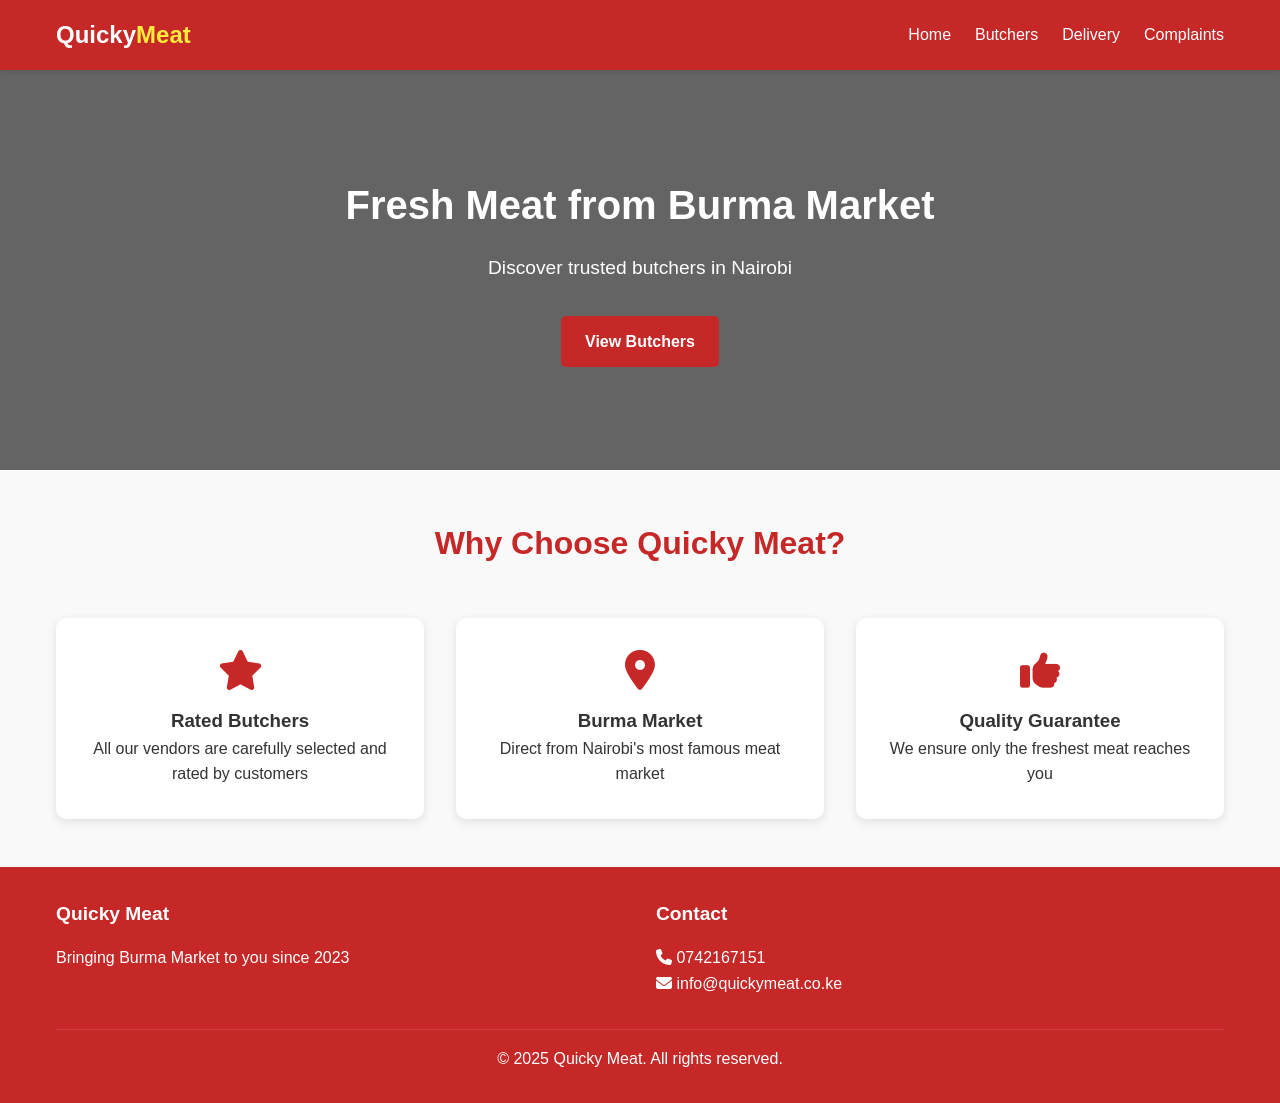
<file: index.html>
<!DOCTYPE html>
<html lang="en">
<head>
    <meta charset="UTF-8">
    <meta name="viewport" content="width=device-width, initial-scale=1.0">
    <title>Quicky Meat - Fresh from Burma Market</title>
    <link rel="stylesheet" href="css/style.css">
    <link rel="stylesheet" href="https://cdnjs.cloudflare.com/ajax/libs/font-awesome/6.4.0/css/all.min.css">
</head>
<body>
    <header>
        <div class="container">
            <div class="header-content">
                <div class="logo">Quicky<span>Meat</span></div>
                <button class="mobile-menu-btn">
                    <i class="fas fa-bars"></i>
                </button>
                <nav>
                    <ul>
                        <li><a href="index.html">Home</a></li>
                        <li><a href="vendors.html">Butchers</a></li>
                        <li><a href="delivery.html">Delivery</a></li>
                        <li><a href="complaint.html">Complaints</a></li>
                    </ul>
                </nav>
            </div>
        </div>
    </header>

    <section class="hero">
        <div class="hero-content">
            <h1>Fresh Meat from Burma Market</h1>
            <p>Discover trusted butchers in Nairobi</p>
            <a href="vendors.html" class="btn">View Butchers</a>
        </div>
    </section>

    <div class="container">
        <h2 class="section-title">Why Choose Quicky Meat?</h2>
        
        <div class="features">
            <div class="feature-card">
                <i class="fas fa-star"></i>
                <h3>Rated Butchers</h3>
                <p>All our vendors are carefully selected and rated by customers</p>
            </div>
            <div class="feature-card">
                <i class="fas fa-map-marker-alt"></i>
                <h3>Burma Market</h3>
                <p>Direct from Nairobi's most famous meat market</p>
            </div>
            <div class="feature-card">
                <i class="fas fa-thumbs-up"></i>
                <h3>Quality Guarantee</h3>
                <p>We ensure only the freshest meat reaches you</p>
            </div>
        </div>
    </div>

    <footer>
        <div class="container">
            <div class="footer-content">
                <div class="footer-column">
                    <h3>Quicky Meat</h3>
                    <p>Bringing Burma Market to you since 2023</p>
                </div>
                <div class="footer-column">
                    <h3>Contact</h3>
                    <p><i class="fas fa-phone"></i> 0742167151</p>
                    <p><i class="fas fa-envelope"></i> info@quickymeat.co.ke</p>
                </div>
            </div>
            <div class="copyright">
                <p>&copy; 2025 Quicky Meat. All rights reserved.</p>
            </div>
        </div>
    </footer>

    <script src="js/main.js"></script>
</body>
</html>
</file>
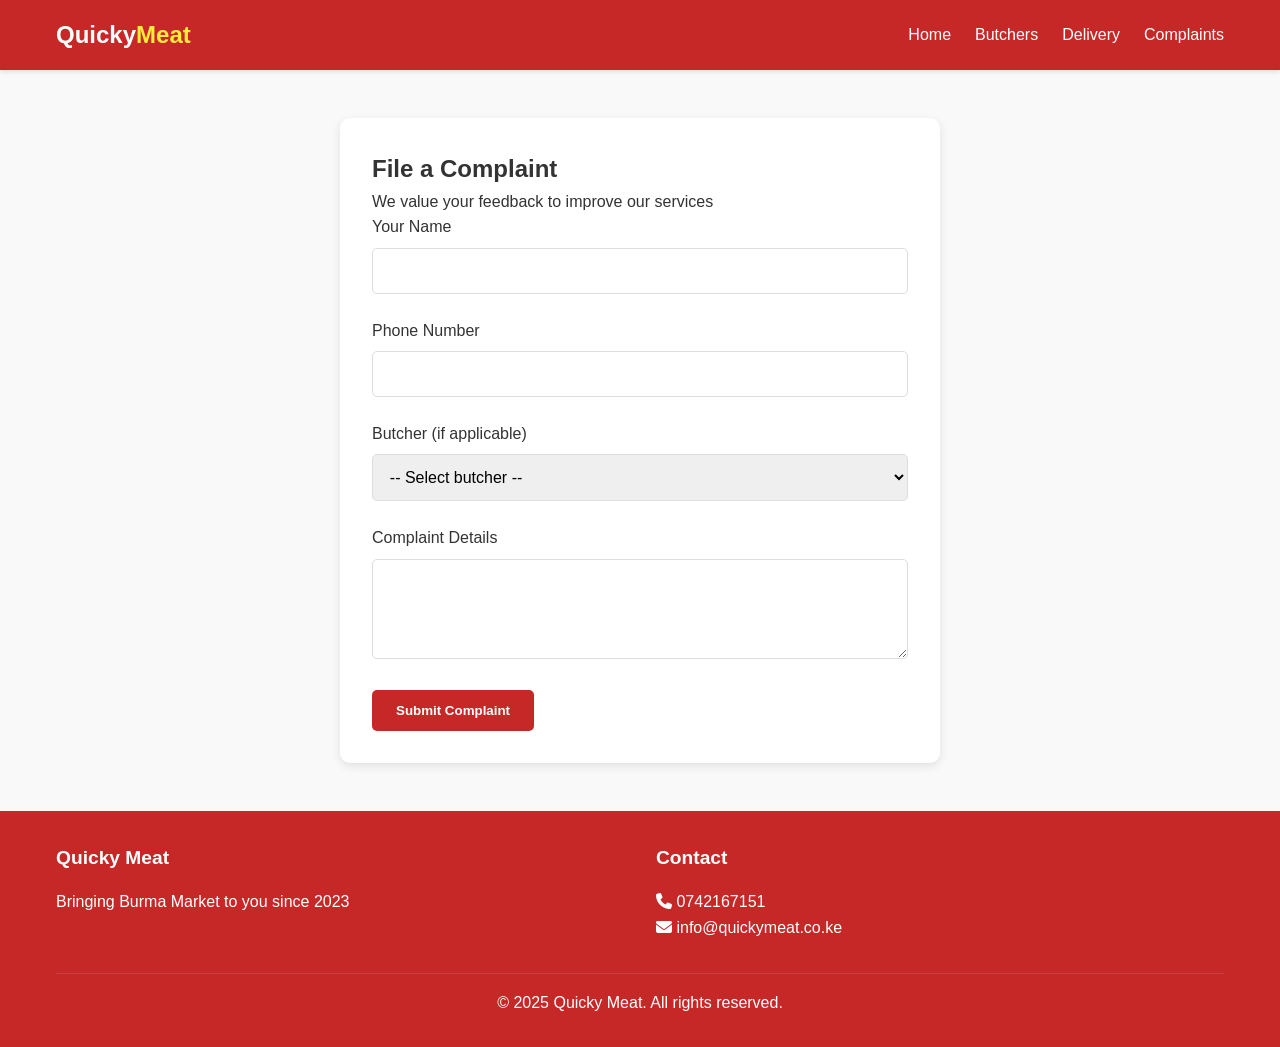
<file: complaint.html>
<!DOCTYPE html>
<html lang="en">
<head>
    <meta charset="UTF-8">
    <meta name="viewport" content="width=device-width, initial-scale=1.0">
    <title>File Complaint | Quicky Meat</title>
    <link rel="stylesheet" href="css/style.css">
    <link rel="stylesheet" href="https://cdnjs.cloudflare.com/ajax/libs/font-awesome/6.4.0/css/all.min.css">
</head>
<body>
    <header>
        <div class="container">
            <div class="header-content">
                <div class="logo">Quicky<span>Meat</span></div>
                <button class="mobile-menu-btn">
                    <i class="fas fa-bars"></i>
                </button>
                <nav>
                    <ul>
                        <li><a href="index.html">Home</a></li>
                        <li><a href="vendors.html">Butchers</a></li>
                        <li><a href="delivery.html">Delivery</a></li>
                        <li><a href="complaint.html">Complaints</a></li>
                    </ul>
                </nav>
            </div>
        </div>
    </header>

    <div class="container">
        <div class="complaint-form">
            <h2>File a Complaint</h2>
            <p>We value your feedback to improve our services</p>
            
            <form id="complaintForm">
                <div class="form-group">
                    <label for="name">Your Name</label>
                    <input type="text" id="name" required>
                </div>
                <div class="form-group">
                    <label for="phone">Phone Number</label>
                    <input type="tel" id="phone" required>
                </div>
                <div class="form-group">
                    <label for="butcher">Butcher (if applicable)</label>
                    <select id="butcher">
                        <option value="">-- Select butcher --</option>
                        <option value="Kwa Maina's Butchery">Kwa Maina's Butchery</option>
                        <option value="Mama Nia's Fresh Meat">Mama Nia's Fresh Meat</option>
                        <option value="Bwana Asman's Halal Meat">Bwana Asman's Halal Meat</option>
                    </select>
                </div>
                <div class="form-group">
                    <label for="message">Complaint Details</label>
                    <textarea id="message" required></textarea>
                </div>
                <button type="submit" class="btn">Submit Complaint</button>
            </form>
        </div>
    </div>

    <footer>
        <div class="container">
            <div class="footer-content">
                <div class="footer-column">
                    <h3>Quicky Meat</h3>
                    <p>Bringing Burma Market to you since 2023</p>
                </div>
                <div class="footer-column">
                    <h3>Contact</h3>
                    <p><i class="fas fa-phone"></i> 0742167151</p>
                    <p><i class="fas fa-envelope"></i> info@quickymeat.co.ke</p>
                </div>
            </div>
            <div class="copyright">
                <p>&copy; 2025 Quicky Meat. All rights reserved.</p>
            </div>
        </div>
    </footer>

    <script src="js/main.js"></script>
</body>
</html>
</file>
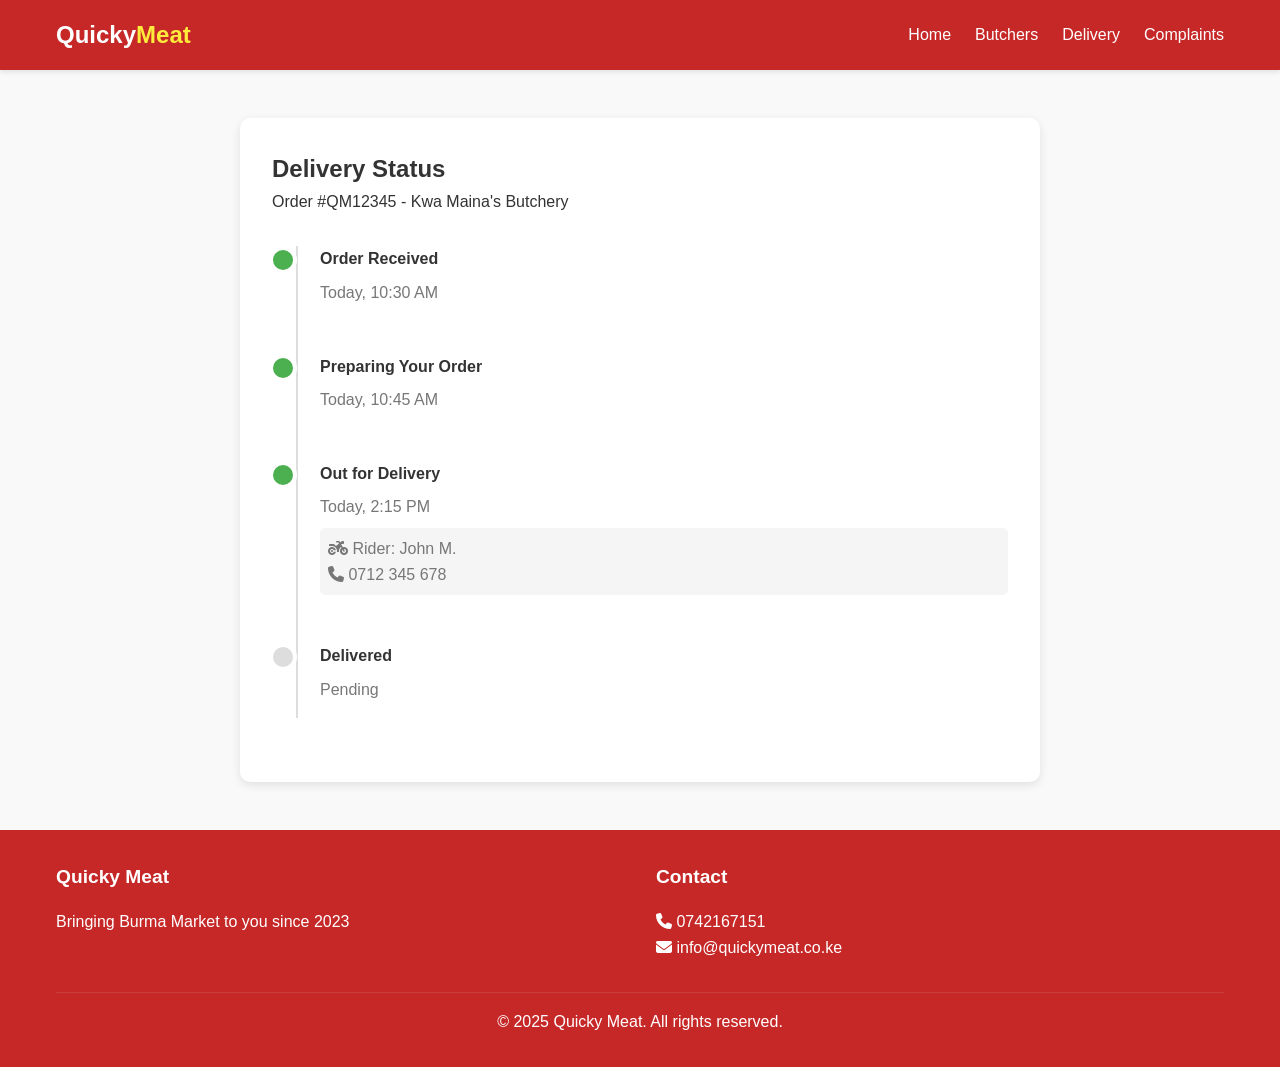
<file: delivery.html>
<!DOCTYPE html>
<html lang="en">
<head>
    <meta charset="UTF-8">
    <meta name="viewport" content="width=device-width, initial-scale=1.0">
    <title>Delivery Status | Quicky Meat</title>
    <link rel="stylesheet" href="css/style.css">
    <link rel="stylesheet" href="https://cdnjs.cloudflare.com/ajax/libs/font-awesome/6.4.0/css/all.min.css">
</head>
<body>
    <header>
        <div class="container">
            <div class="header-content">
                <div class="logo">Quicky<span>Meat</span></div>
                <button class="mobile-menu-btn">
                    <i class="fas fa-bars"></i>
                </button>
                <nav>
                    <ul>
                        <li><a href="index.html">Home</a></li>
                        <li><a href="vendors.html">Butchers</a></li>
                        <li><a href="delivery.html">Delivery</a></li>
                        <li><a href="complaint.html">Complaints</a></li>
                    </ul>
                </nav>
            </div>
        </div>
    </header>

    <div class="container">
        <div class="delivery-status">
            <h2>Delivery Status</h2>
            <p>Order #QM12345 - Kwa Maina's Butchery</p>
            
            <div class="status-timeline">
                <div class="status-step completed">
                    <h4>Order Received</h4>
                    <p>Today, 10:30 AM</p>
                </div>
                <div class="status-step completed">
                    <h4>Preparing Your Order</h4>
                    <p>Today, 10:45 AM</p>
                </div>
                <div class="status-step active">
                    <h4>Out for Delivery</h4>
                    <p>Today, 2:15 PM</p>
                    <p class="delivery-info">
                        <i class="fas fa-motorcycle"></i> Rider: John M.
                        <br>
                        <i class="fas fa-phone"></i> 0712 345 678
                    </p>
                </div>
                <div class="status-step">
                    <h4>Delivered</h4>
                    <p>Pending</p>
                </div>
            </div>
        </div>
    </div>

    <footer>
        <div class="container">
            <div class="footer-content">
                <div class="footer-column">
                    <h3>Quicky Meat</h3>
                    <p>Bringing Burma Market to you since 2023</p>
                </div>
                <div class="footer-column">
                    <h3>Contact</h3>
                    <p><i class="fas fa-phone"></i> 0742167151</p>
                    <p><i class="fas fa-envelope"></i> info@quickymeat.co.ke</p>
                </div>
            </div>
            <div class="copyright">
                <p>&copy; 2025 Quicky Meat. All rights reserved.</p>
            </div>
        </div>
    </footer>

    <script src="js/main.js"></script>
</body>
</html>
</file>
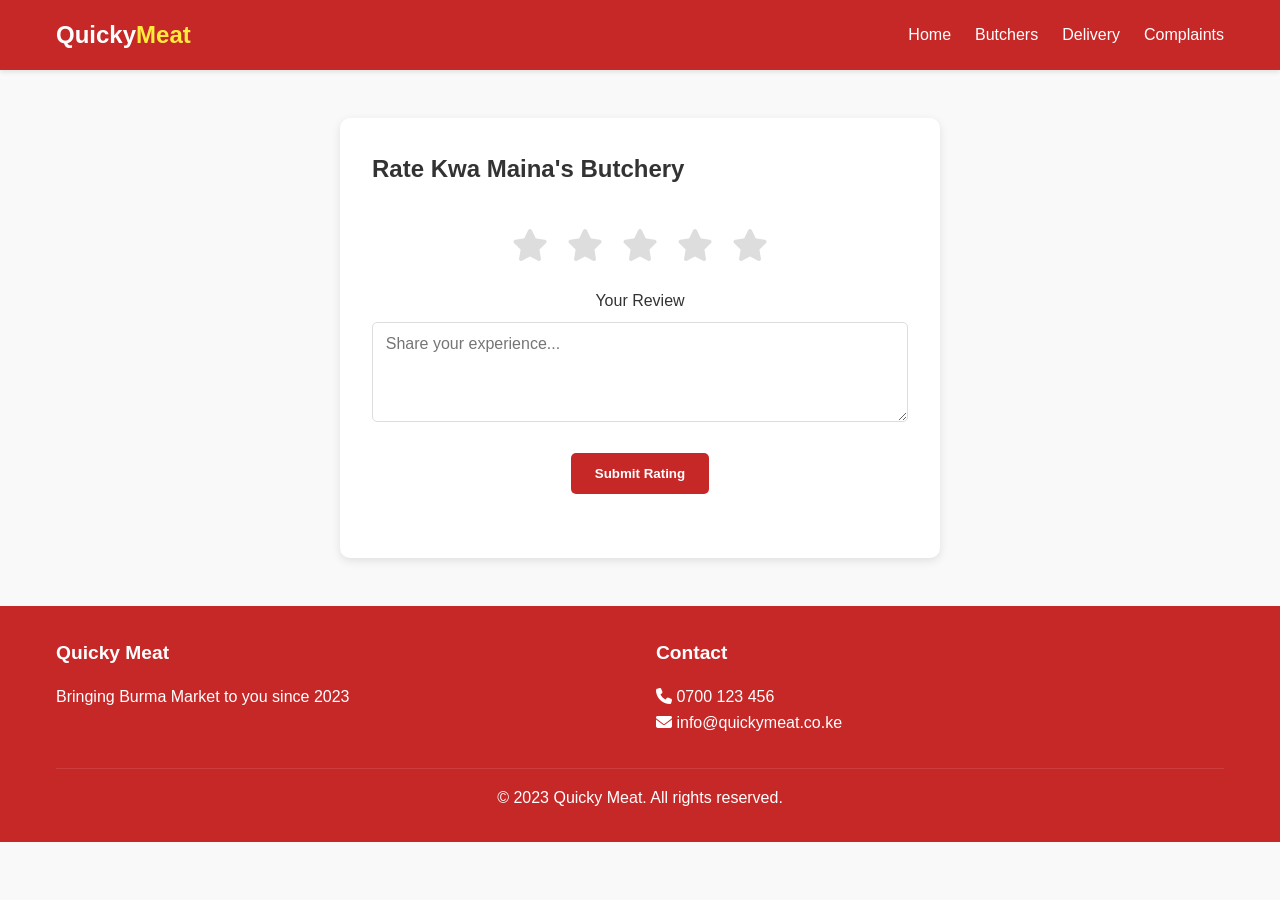
<file: rating.html>
<!DOCTYPE html>
<html lang="en">
<head>
    <meta charset="UTF-8">
    <meta name="viewport" content="width=device-width, initial-scale=1.0">
    <title>Rate Butcher | Quicky Meat</title>
    <link rel="stylesheet" href="css/style.css">
    <link rel="stylesheet" href="https://cdnjs.cloudflare.com/ajax/libs/font-awesome/6.4.0/css/all.min.css">
</head>
<body>
    <header>
        <div class="container">
            <div class="header-content">
                <div class="logo">Quicky<span>Meat</span></div>
                <button class="mobile-menu-btn">
                    <i class="fas fa-bars"></i>
                </button>
                <nav>
                    <ul>
                        <li><a href="index.html">Home</a></li>
                        <li><a href="vendors.html">Butchers</a></li>
                        <li><a href="delivery.html">Delivery</a></li>
                        <li><a href="complaint.html">Complaints</a></li>
                    </ul>
                </nav>
            </div>
        </div>
    </header>

    <div class="container">
        <div class="rating-form">
            <h2>Rate Kwa Maina's Butchery</h2>
            
            <div class="rating-container">
                <div class="stars">
                    <i class="fas fa-star star" data-rating="1"></i>
                    <i class="fas fa-star star" data-rating="2"></i>
                    <i class="fas fa-star star" data-rating="3"></i>
                    <i class="fas fa-star star" data-rating="4"></i>
                    <i class="fas fa-star star" data-rating="5"></i>
                </div>
                <input type="hidden" id="selectedRating" value="0">
                
                <div class="form-group">
                    <label for="review">Your Review</label>
                    <textarea id="review" placeholder="Share your experience..."></textarea>
                </div>
                
                <button id="submitRating" class="btn">Submit Rating</button>
            </div>
        </div>
    </div>

    <footer>
        <div class="container">
            <div class="footer-content">
                <div class="footer-column">
                    <h3>Quicky Meat</h3>
                    <p>Bringing Burma Market to you since 2023</p>
                </div>
                <div class="footer-column">
                    <h3>Contact</h3>
                    <p><i class="fas fa-phone"></i> 0700 123 456</p>
                    <p><i class="fas fa-envelope"></i> info@quickymeat.co.ke</p>
                </div>
            </div>
            <div class="copyright">
                <p>&copy; 2023 Quicky Meat. All rights reserved.</p>
            </div>
        </div>
    </footer>

    <script src="js/main.js"></script>
</body>
</html>
</file>
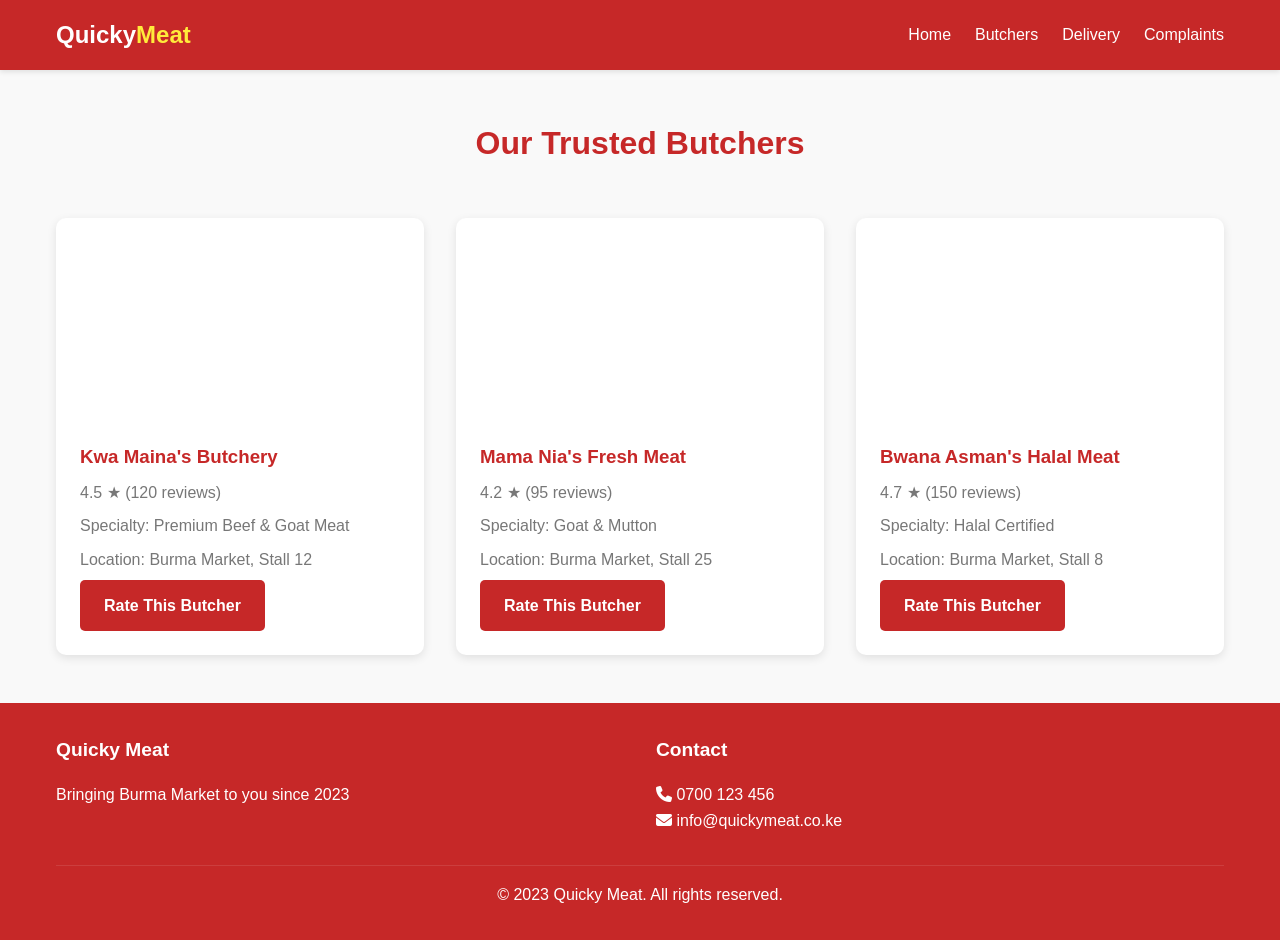
<file: vendors.html>
<!DOCTYPE html>
<html lang="en">
<head>
    <meta charset="UTF-8">
    <meta name="viewport" content="width=device-width, initial-scale=1.0">
    <title>Our Butchers | Quicky Meat</title>
    <link rel="stylesheet" href="css/style.css">
    <link rel="stylesheet" href="https://cdnjs.cloudflare.com/ajax/libs/font-awesome/6.4.0/css/all.min.css">
</head>
<body>
    <header>
        <div class="container">
            <div class="header-content">
                <div class="logo">Quicky<span>Meat</span></div>
                <button class="mobile-menu-btn">
                    <i class="fas fa-bars"></i>
                </button>
                <nav>
                    <ul>
                        <li><a href="index.html">Home</a></li>
                        <li><a href="vendors.html">Butchers</a></li>
                        <li><a href="delivery.html">Delivery</a></li>
                        <li><a href="complaint.html">Complaints</a></li>
                    </ul>
                </nav>
            </div>
        </div>
    </header>

    <div class="container">
        <h2 class="section-title">Our Trusted Butchers</h2>
        
        <div class="vendors">
            <div class="vendor-card">
                <div class="vendor-img" style="background-image: url('https://images.unsplash.com/photo-1606787366850-de6330128bfc?ixlib=rb-4.0.3&auto=format&fit=crop&w=500&q=80');"></div>
                <div class="vendor-info">
                    <h3>Kwa Maina's Butchery</h3>
                    <p class="rating">4.5 ★ (120 reviews)</p>
                    <p>Specialty: Premium Beef & Goat Meat</p>
                    <p>Location: Burma Market, Stall 12</p>
                    <a href="rating.html" class="btn">Rate This Butcher</a>
                </div>
            </div>
            
            <div class="vendor-card">
                <div class="vendor-img" style="background-image: url('https://images.unsplash.com/photo-1606787366850-de6330128bfc?ixlib=rb-4.0.3&auto=format&fit=crop&w=500&q=80');"></div>
                <div class="vendor-info">
                    <h3>Mama Nia's Fresh Meat</h3>
                    <p class="rating">4.2 ★ (95 reviews)</p>
                    <p>Specialty: Goat & Mutton</p>
                    <p>Location: Burma Market, Stall 25</p>
                    <a href="rating.html" class="btn">Rate This Butcher</a>
                </div>
            </div>
            
            <div class="vendor-card">
                <div class="vendor-img" style="background-image: url('https://images.unsplash.com/photo-1606787366850-de6330128bfc?ixlib=rb-4.0.3&auto=format&fit=crop&w=500&q=80');"></div>
                <div class="vendor-info">
                    <h3>Bwana Asman's Halal Meat</h3>
                    <p class="rating">4.7 ★ (150 reviews)</p>
                    <p>Specialty: Halal Certified</p>
                    <p>Location: Burma Market, Stall 8</p>
                    <a href="rating.html" class="btn">Rate This Butcher</a>
                </div>
            </div>
        </div>
    </div>

    <footer>
        <div class="container">
            <div class="footer-content">
                <div class="footer-column">
                    <h3>Quicky Meat</h3>
                    <p>Bringing Burma Market to you since 2023</p>
                </div>
                <div class="footer-column">
                    <h3>Contact</h3>
                    <p><i class="fas fa-phone"></i> 0700 123 456</p>
                    <p><i class="fas fa-envelope"></i> info@quickymeat.co.ke</p>
                </div>
            </div>
            <div class="copyright">
                <p>&copy; 2023 Quicky Meat. All rights reserved.</p>
            </div>
        </div>
    </footer>

    <script src="js/main.js"></script>
</body>
</html>
</file>
<file: css/style.css>
:root {
    --primary: #c62828;
    --primary-dark: #8e0000;
    --secondary: #f5f5f5;
    --text: #333;
    --light-text: #777;
    --success: #4caf50;
    --warning: #ff9800;
    --white: #ffffff;
}

* {
    margin: 0;
    padding: 0;
    box-sizing: border-box;
    font-family: 'Segoe UI', Tahoma, Geneva, Verdana, sans-serif;
}

body {
    background-color: #f9f9f9;
    color: var(--text);
    line-height: 1.6;
}

.container {
    max-width: 1200px;
    margin: 0 auto;
    padding: 0 1rem;
}

header {
    background-color: var(--primary);
    color: var(--white);
    padding: 1rem;
    box-shadow: 0 2px 5px rgba(0,0,0,0.1);
    position: sticky;
    top: 0;
    z-index: 100;
}

.header-content {
    display: flex;
    justify-content: space-between;
    align-items: center;
}

.logo {
    font-size: 1.5rem;
    font-weight: bold;
}

.logo span {
    color: #ffeb3b;
}

nav ul {
    display: flex;
    list-style: none;
}

nav ul li {
    margin-left: 1.5rem;
}

nav ul li a {
    color: var(--white);
    text-decoration: none;
    font-weight: 500;
    transition: all 0.3s ease;
}

nav ul li a:hover {
    color: #ffeb3b;
}

.mobile-menu-btn {
    display: none;
    background: none;
    border: none;
    color: var(--white);
    font-size: 1.5rem;
    cursor: pointer;
}

.hero {
    background: linear-gradient(rgba(0,0,0,0.6), rgba(0,0,0,0.6)), url('https://images.unsplash.com/photo-1606787366850-de6330128bfc?ixlib=rb-4.0.3&ixid=M3wxMjA3fDB8MHxwaG90by1wYWdlfHx8fGVufDB8fHx8fA%3D%3D&auto=format&fit=crop&w=1470&q=80') no-repeat center center/cover;
    height: 400px;
    display: flex;
    align-items: center;
    justify-content: center;
    text-align: center;
    color: var(--white);
}

.hero-content h1 {
    font-size: 2.5rem;
    margin-bottom: 1rem;
}

.hero-content p {
    font-size: 1.2rem;
    margin-bottom: 2rem;
}

.btn {
    display: inline-block;
    background-color: var(--primary);
    color: var(--white);
    padding: 0.8rem 1.5rem;
    border: none;
    border-radius: 5px;
    text-decoration: none;
    font-weight: bold;
    cursor: pointer;
    transition: all 0.3s ease;
}

.btn:hover {
    background-color: var(--primary-dark);
    transform: translateY(-2px);
}

.section-title {
    text-align: center;
    margin: 3rem 0 2rem;
    font-size: 2rem;
    color: var(--primary);
}

.features {
    display: grid;
    grid-template-columns: repeat(auto-fit, minmax(250px, 1fr));
    gap: 2rem;
    margin: 3rem 0;
}

.feature-card {
    background-color: var(--white);
    padding: 2rem;
    border-radius: 10px;
    text-align: center;
    box-shadow: 0 3px 10px rgba(0,0,0,0.1);
    transition: transform 0.3s ease;
}

.feature-card:hover {
    transform: translateY(-5px);
}

.feature-card i {
    font-size: 2.5rem;
    color: var(--primary);
    margin-bottom: 1rem;
}

.vendors {
    display: grid;
    grid-template-columns: repeat(auto-fill, minmax(300px, 1fr));
    gap: 2rem;
    margin: 3rem 0;
}

.vendor-card {
    background-color: var(--white);
    border-radius: 10px;
    overflow: hidden;
    box-shadow: 0 3px 10px rgba(0,0,0,0.1);
    transition: transform 0.3s ease;
}

.vendor-card:hover {
    transform: translateY(-5px);
}

.vendor-img {
    height: 200px;
    background-size: cover;
    background-position: center;
}

.vendor-info {
    padding: 1.5rem;
}

.vendor-info h3 {
    color: var(--primary);
    margin-bottom: 0.5rem;
}

.vendor-info p {
    color: var(--light-text);
    margin-bottom: 0.5rem;
}

.rating {
    color: var(--warning);
    margin-bottom: 1rem;
}

.rating-form, .complaint-form {
    background-color: var(--white);
    padding: 2rem;
    border-radius: 10px;
    box-shadow: 0 3px 10px rgba(0,0,0,0.1);
    max-width: 600px;
    margin: 3rem auto;
}

.rating-container {
    text-align: center;
    margin: 2rem 0;
}

.stars {
    font-size: 2rem;
    margin: 1rem 0;
}

.star {
    color: #ddd;
    cursor: pointer;
    transition: color 0.2s;
    margin: 0 5px;
}

.star.active {
    color: var(--warning);
}

.form-group {
    margin-bottom: 1.5rem;
}

.form-group label {
    display: block;
    margin-bottom: 0.5rem;
    font-weight: 500;
}

.form-group input,
.form-group select,
.form-group textarea {
    width: 100%;
    padding: 0.8rem;
    border: 1px solid #ddd;
    border-radius: 5px;
    font-size: 1rem;
}

.form-group textarea {
    min-height: 100px;
}

.delivery-status {
    background-color: var(--white);
    padding: 2rem;
    border-radius: 10px;
    box-shadow: 0 3px 10px rgba(0,0,0,0.1);
    max-width: 800px;
    margin: 3rem auto;
}

.status-timeline {
    position: relative;
    padding-left: 3rem;
    margin-top: 2rem;
}

.status-timeline::before {
    content: '';
    position: absolute;
    left: 1.5rem;
    top: 0;
    bottom: 0;
    width: 2px;
    background-color: #ddd;
}

.status-step {
    position: relative;
    margin-bottom: 2rem;
    padding-bottom: 1rem;
}

.status-step::before {
    content: '';
    position: absolute;
    left: -3.2rem;
    top: 0;
    width: 20px;
    height: 20px;
    border-radius: 50%;
    background-color: #ddd;
    border: 4px solid var(--white);
}

.status-step.active::before {
    background-color: var(--success);
}

.status-step.completed::before {
    background-color: var(--success);
}

.status-step h4 {
    margin-bottom: 0.5rem;
}

.status-step p {
    color: var(--light-text);
}

.delivery-info {
    background-color: var(--secondary);
    padding: 0.5rem;
    border-radius: 5px;
    margin-top: 0.5rem;
}

footer {
    background-color: var(--primary);
    color: var(--white);
    padding: 2rem 0;
    margin-top: 3rem;
}

.footer-content {
    display: grid;
    grid-template-columns: repeat(auto-fit, minmax(200px, 1fr));
    gap: 2rem;
}

.footer-column h3 {
    margin-bottom: 1rem;
    font-size: 1.2rem;
}

.footer-column ul {
    list-style: none;
}

.footer-column ul li {
    margin-bottom: 0.5rem;
}

.footer-column ul li a {
    color: var(--white);
    text-decoration: none;
    transition: all 0.3s ease;
}

.footer-column ul li a:hover {
    color: #ffeb3b;
}

.copyright {
    text-align: center;
    margin-top: 2rem;
    padding-top: 1rem;
    border-top: 1px solid rgba(255,255,255,0.1);
}

/* Mobile styles */
@media (max-width: 768px) {
    .header-content {
        flex-direction: column;
        text-align: center;
    }

    nav ul {
        margin-top: 1rem;
        flex-direction: column;
        align-items: center;
        display: none;
    }

    nav ul.show {
        display: flex;
    }

    nav ul li {
        margin: 0.5rem 0;
    }

    .mobile-menu-btn {
        display: block;
    }

    .hero-content h1 {
        font-size: 2rem;
    }

    .hero-content p {
        font-size: 1rem;
    }

    .features {
        grid-template-columns: 1fr;
    }
}

/* Utility classes */
.text-center {
    text-align: center;
}
.mt-1 { margin-top: 1rem; }
.mt-2 { margin-top: 2rem; }
.mb-1 { margin-bottom: 1rem; }
.mb-2 { margin-bottom: 2rem; }
</file>
